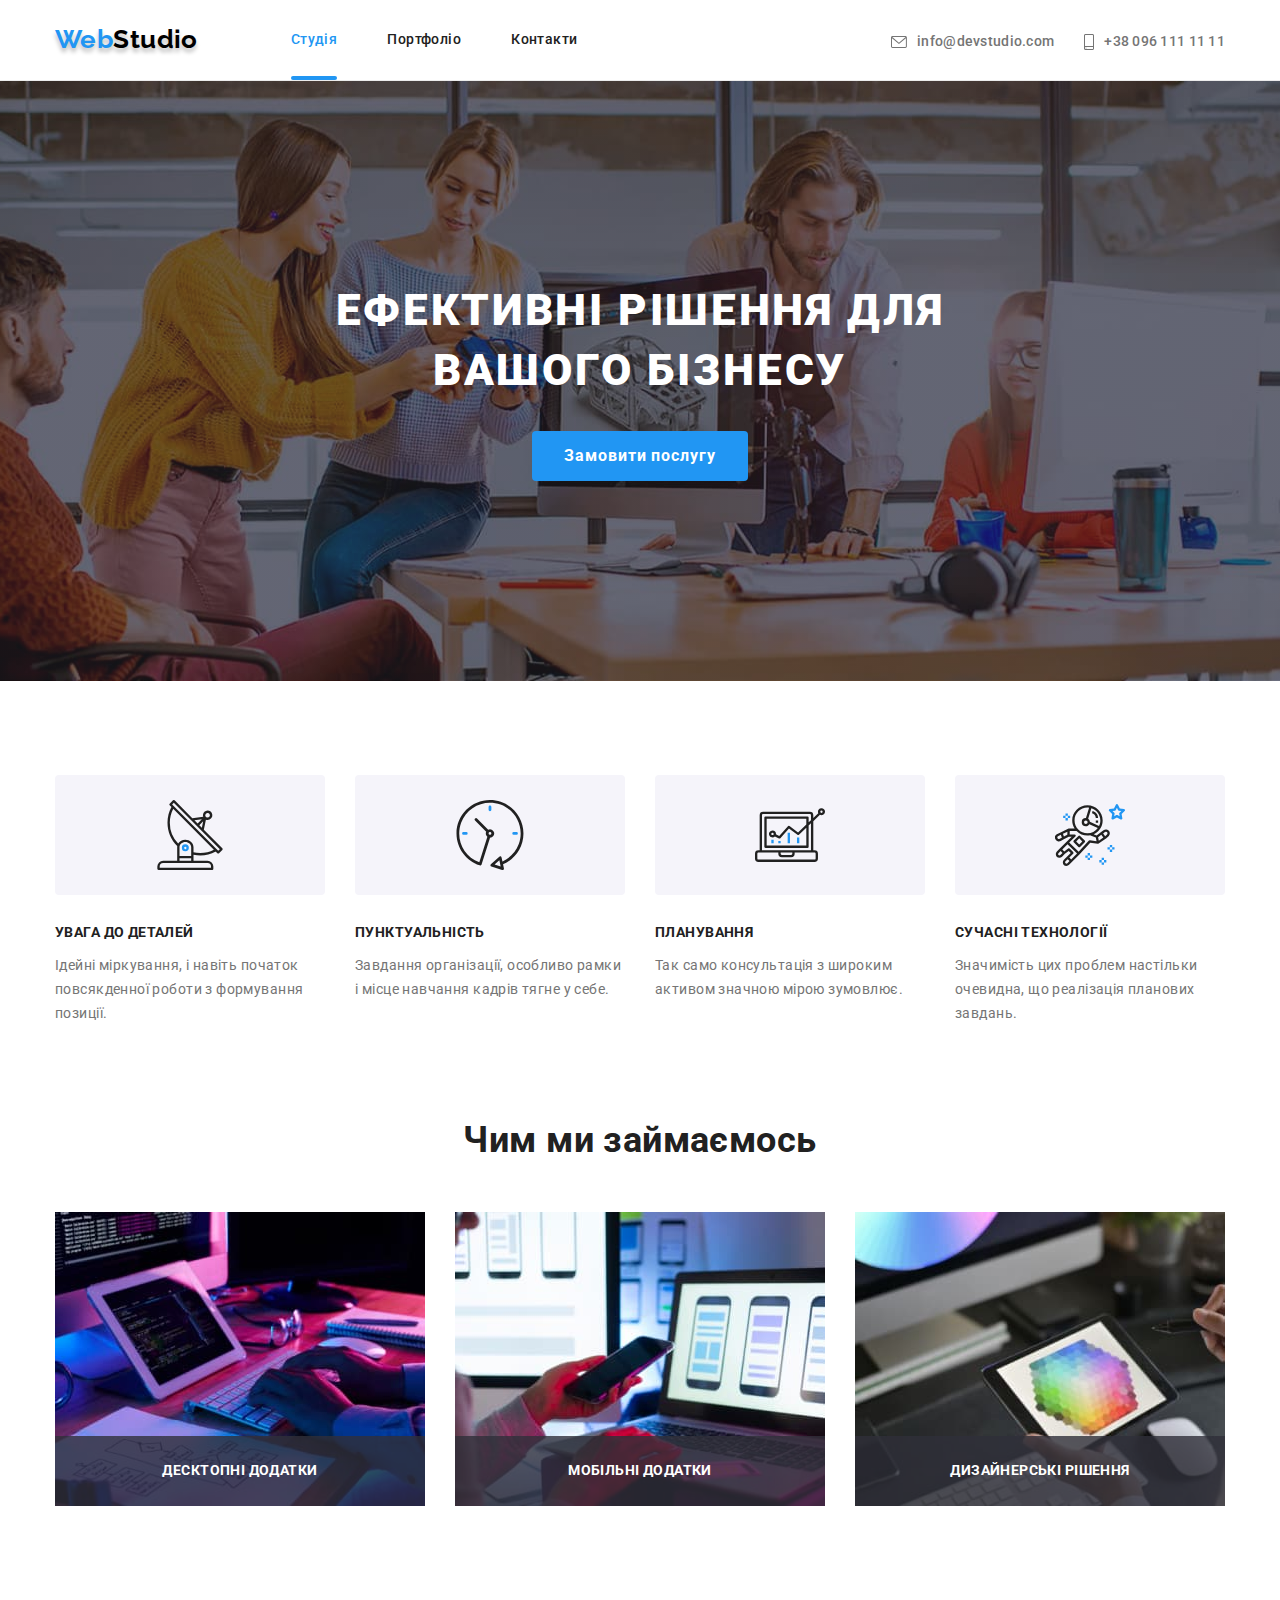
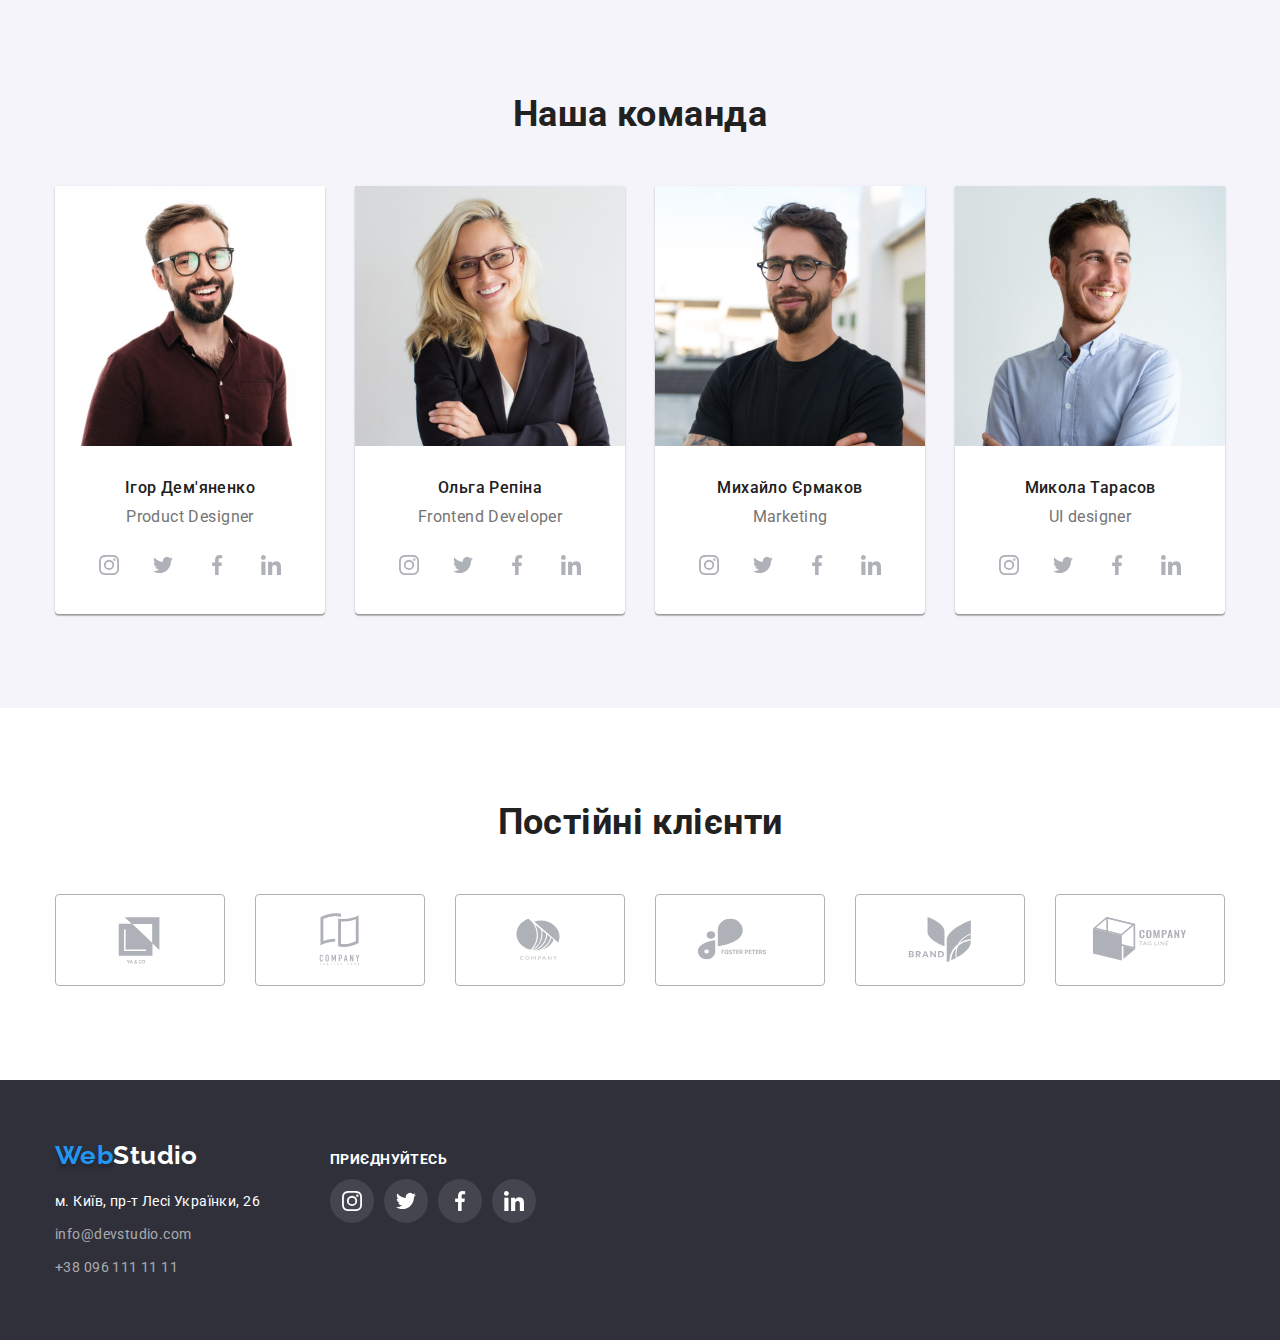
<file: index.html>
<!DOCTYPE html>
<html lang="uk">
  <head>
    <meta charset="UTF-8" />
    <meta http-equiv="X-UA-Compatible" content="IE=edge" />
    <meta name="viewport" content="width=device-width, initial-scale=1.0" />
    <title lang="en">WebStudio</title>
    <link rel="preconnect" href="https://fonts.googleapis.com" />
    <link rel="preconnect" href="https://fonts.gstatic.com" crossorigin />
    <link
      href="https://fonts.googleapis.com/css2?family=Raleway:wght@700&family=Roboto:wght@400;500;700;900&display=swap"
      rel="stylesheet"
    />
    <link
      rel="stylesheet"
      href="https://cdnjs.cloudflare.com/ajax/libs/modern-normalize/1.1.0/modern-normalize.min.css"
    />
    <link rel="stylesheet" href="./css/styles.css" />
  </head>
  <body>
    <!-- header -->
    <header class="header">
      <div class="nav container">
        <nav class="main-nav">
          <a href="/index.html" lang="en" class="header-logo-link"
            ><span class="logo-icon">Web</span>Studio</a
          >
          <ul class="header-list list">
            <li class="header-list-item">
              <a href="" class="nav-link current"
                ><span class="nav-item">Студія</span></a
              >
            </li>
            <li class="header-list-item">
              <a href="./portfolio.html" class="nav-link">Портфоліо</a>
            </li>
            <li class="header-list-item">
              <a href="" class="nav-link">Контакти</a>
            </li>
          </ul>
        </nav>
        <ul class="contact-link list">
          <li>
            <a
              href="mailto:info@devstudio.com"
              class="contact-link-item contact"
            >
              <svg class="icon-header" width="16" height="12">
                <use href="./images/header/symbol-defs.svg#icon-envelope"></use>
              </svg>
              info@devstudio.com</a
            >
          </li>
          <li>
            <a href="tel:+380961111111" class="contact-link-item contact">
              <svg class="icon-header" width="10" height="16">
                <use
                  href="./images/header/symbol-defs.svg#icon-smartphone"
                ></use>
              </svg>
              +38 096 111 11 11</a
            >
          </li>
        </ul>
      </div>
    </header>

    <!-- hero content -->
    <main>
      <section class="section hero">
        <div class="container">
          <h1 class="hero-title">Ефективні рішення для вашого бізнесу</h1>
          <button type="button" class="hero-button" data-modal-open>
            Замовити послугу
          </button>
        </div>
      </section>

      <!-- features -->
      <section class="section features">
        <h2 class="visually-hidden">Особливості</h2>
        <div class="container">
          <ul class="features-list list">
            <li class="features-list-item icon-antenna">
              <div class="features-text">
                <svg class="features-icon" width="70" height="70">
                  <use
                    href="./images/features/symbol-defs.svg#icon-antenna"
                  ></use>
                </svg>
              </div>
              <h3 class="features-title">Увага до деталей</h3>
              <p class="text">
                Ідейні міркування, і навіть початок повсякденної роботи з
                формування позиції.
              </p>
            </li>
            <li class="features-list-item icon-clock">
              <div class="features-text">
                <svg class="features-icon" width="70" height="70">
                  <use
                    href="./images/features/symbol-defs.svg#icon-clock"
                  ></use>
                </svg>
              </div>
              <h3 class="features-title">Пунктуальність</h3>
              <p class="text">
                Завдання організації, особливо рамки і місце навчання кадрів
                тягне у себе.
              </p>
            </li>
            <li class="features-list-item icon-diagram">
              <div class="features-text">
                <svg class="features-icon" width="70" height="70">
                  <use
                    href="./images/features/symbol-defs.svg#icon-diagram"
                  ></use>
                </svg>
              </div>
              <h3 class="features-title">Планування</h3>
              <p class="text">
                Так само консультація з широким активом значною мірою зумовлює.
              </p>
            </li>
            <li class="features-list-item icon-astronaut">
              <div class="features-text">
                <svg class="features-icon" width="70" height="70">
                  <use
                    href="./images/features/symbol-defs.svg#icon-astronaut"
                  ></use>
                </svg>
              </div>
              <h3 class="features-title">Сучасні технології</h3>
              <p class="text">
                Значимість цих проблем настільки очевидна, що реалізація
                планових завдань.
              </p>
            </li>
          </ul>
        </div>
      </section>

      <!-- about -->
      <section class="section about">
        <div class="container">
          <h2 class="section-title">Чим ми займаємось</h2>
          <ul class="about-list list">
            <li class="about-item">
              <div class="about-thumb">
                <img
                  src="./images/about/box1.jpg"
                  alt="Написання коду"
                  width="370"
                  height="294"
                />
                <p class="about-text">Десктопні додатки</p>
              </div>
            </li>
            <li class="about-item">
              <div class="about-thumb">
                <img
                  src="./images/about/box2.jpg"
                  alt="Розробка мобільного додатку"
                  width="370"
                  height="294"
                />
                <p class="about-text">Мобільні додатки</p>
              </div>
            </li>
            <li class="about-item">
              <div class="about-thumb">
                <img
                  src="./images/about/box3.jpg"
                  alt="Підбірка кольорів"
                  width="370"
                  height="294"
                />
                <p class="about-text">Дизайнерські рішення</p>
              </div>
            </li>
          </ul>
        </div>
      </section>

      <!-- team -->
      <section class="section team">
        <div class="container">
          <h2 class="section-title team">Наша команда</h2>
          <ul class="team-list list">
            <li class="team-item">
              <img
                src="./images/team/team1.jpg"
                alt="фото Ігоря Дем'яненко"
                width="270"
                height="260"
                class="team-img"
              />
              <div class="team-info">
                <h3 class="team-title">Ігор Дем'яненко</h3>
                <p class="team-text" lang="en">Product Designer</p>
                <ul class="team-soc-list list">
                  <li class="team-soc-item">
                    <a href="" class="team-soc-link">
                      <svg class="team-soc-icon" width="20" height="20">
                        <use
                          href="./images/team/symbol-defs.svg#icon-instagram1"
                        ></use>
                      </svg>
                    </a>
                  </li>
                  <li class="team-soc-item">
                    <a href="" class="team-soc-link">
                      <svg class="team-soc-icon" width="20" height="20">
                        <use
                          href="./images/team/symbol-defs.svg#icon-twitter1"
                        ></use></svg
                    ></a>
                  </li>
                  <li class="team-soc-item">
                    <a href="" class="team-soc-link">
                      <svg class="team-soc-icon" width="20" height="20">
                        <use
                          href="./images/team/symbol-defs.svg#icon-facebook1"
                        ></use></svg
                    ></a>
                  </li>
                  <li class="team-soc-item">
                    <a href="" class="team-soc-link">
                      <svg class="team-soc-icon" width="20" height="20">
                        <use
                          href="./images/team/symbol-defs.svg#icon-linkedin1"
                        ></use></svg
                    ></a>
                  </li>
                </ul>
              </div>
            </li>
            <li class="team-item">
              <img
                src="./images/team/team2.jpg"
                alt="фото Ольги Репіної"
                width="270"
                height="260"
              />
              <div class="team-info">
                <h3 class="team-title">Ольга Репіна</h3>
                <p class="team-text" lang="en">Frontend Developer</p>
                <ul class="team-soc-list list">
                  <li class="team-soc-item">
                    <a href="" class="team-soc-link">
                      <svg class="team-soc-icon" width="20" height="20">
                        <use
                          href="./images/team/symbol-defs.svg#icon-instagram1"
                        ></use>
                      </svg>
                    </a>
                  </li>
                  <li class="team-soc-item">
                    <a href="" class="team-soc-link">
                      <svg class="team-soc-icon" width="20" height="20">
                        <use
                          href="./images/team/symbol-defs.svg#icon-twitter1"
                        ></use></svg
                    ></a>
                  </li>
                  <li class="team-soc-item">
                    <a href="" class="team-soc-link">
                      <svg class="team-soc-icon" width="20" height="20">
                        <use
                          href="./images/team/symbol-defs.svg#icon-facebook1"
                        ></use></svg
                    ></a>
                  </li>
                  <li class="team-soc-item">
                    <a href="" class="team-soc-link">
                      <svg class="team-soc-icon" width="20" height="20">
                        <use
                          href="./images/team/symbol-defs.svg#icon-linkedin1"
                        ></use></svg
                    ></a>
                  </li>
                </ul>
              </div>
            </li>
            <li class="team-item">
              <img
                src="./images/team/team3.jpg"
                alt="фото Михайла Єрмакова"
                width="270"
                height="260"
              />
              <div class="team-info">
                <h3 class="team-title">Михайло Єрмаков</h3>
                <p class="team-text" lang="en">Marketing</p>
                <ul class="team-soc-list list">
                  <li class="team-soc-item">
                    <a href="" class="team-soc-link">
                      <svg class="team-soc-icon" width="20" height="20">
                        <use
                          href="./images/team/symbol-defs.svg#icon-instagram1"
                        ></use>
                      </svg>
                    </a>
                  </li>
                  <li class="team-soc-item">
                    <a href="" class="team-soc-link">
                      <svg class="team-soc-icon" width="20" height="20">
                        <use
                          href="./images/team/symbol-defs.svg#icon-twitter1"
                        ></use></svg
                    ></a>
                  </li>
                  <li class="team-soc-item">
                    <a href="" class="team-soc-link">
                      <svg class="team-soc-icon" width="20" height="20">
                        <use
                          href="./images/team/symbol-defs.svg#icon-facebook1"
                        ></use></svg
                    ></a>
                  </li>
                  <li class="team-soc-item">
                    <a href="" class="team-soc-link">
                      <svg class="team-soc-icon" width="20" height="20">
                        <use
                          href="./images/team/symbol-defs.svg#icon-linkedin1"
                        ></use></svg
                    ></a>
                  </li>
                </ul>
              </div>
            </li>
            <li class="team-item">
              <img
                src="./images/team/team4.jpg"
                alt="фото Миколи Тарасова"
                width="270"
                height="260"
              />
              <div class="team-info">
                <h3 class="team-title">Микола Тарасов</h3>
                <p class="team-text" lang="en">UI designer</p>
                <ul class="team-soc-list list">
                  <li class="team-soc-item">
                    <a href="" class="team-soc-link">
                      <svg class="team-soc-icon" width="20" height="20">
                        <use
                          href="./images/team/symbol-defs.svg#icon-instagram1"
                        ></use>
                      </svg>
                    </a>
                  </li>
                  <li class="team-soc-item">
                    <a href="" class="team-soc-link">
                      <svg class="team-soc-icon" width="20" height="20">
                        <use
                          href="./images/team/symbol-defs.svg#icon-twitter1"
                        ></use></svg
                    ></a>
                  </li>
                  <li class="team-soc-item">
                    <a href="" class="team-soc-link">
                      <svg class="team-soc-icon" width="20" height="20">
                        <use
                          href="./images/team/symbol-defs.svg#icon-facebook1"
                        ></use></svg
                    ></a>
                  </li>
                  <li class="team-soc-item">
                    <a href="" class="team-soc-link">
                      <svg class="team-soc-icon" width="20" height="20">
                        <use
                          href="./images/team/symbol-defs.svg#icon-linkedin1"
                        ></use></svg
                    ></a>
                  </li>
                </ul>
              </div>
            </li>
          </ul>
        </div>
      </section>

      <!-- clinents -->
      <section class="section">
        <div class="container">
          <h2 class="section-title">Постійні клієнти</h2>
          <ul class="clients-list list">
            <li class="clients-list-item">
              <a href="" class="clients-link"
                ><svg class="clients-icon" width="106" height="60">
                  <use
                    href="./images/clients/symbol-defs.svg#icon-client1"
                  ></use></svg
              ></a>
            </li>
            <li class="clients-list-item">
              <a href="" class="clients-link"
                ><svg class="clients-icon" width="106" height="60">
                  <use
                    href="./images/clients/symbol-defs.svg#icon-client2"
                  ></use></svg
              ></a>
            </li>
            <li class="clients-list-item">
              <a href="" class="clients-link"
                ><svg class="clients-icon" width="106" height="60">
                  <use
                    href="./images/clients/symbol-defs.svg#icon-client3"
                  ></use></svg
              ></a>
            </li>
            <li class="clients-list-item">
              <a href="" class="clients-link"
                ><svg class="clients-icon" width="106" height="60">
                  <use
                    href="./images/clients/symbol-defs.svg#icon-client4"
                  ></use></svg
              ></a>
            </li>
            <li class="clients-list-item">
              <a href="" class="clients-link"
                ><svg class="clients-icon" width="106" height="60">
                  <use
                    href="./images/clients/symbol-defs.svg#icon-client5"
                  ></use></svg
              ></a>
            </li>
            <li class="clients-list-item">
              <a class="clients-link">
                <svg class="clients-icon" width="106" height="60">
                  <use
                    href="./images/clients/symbol-defs.svg#icon-client6"
                  ></use>
                </svg>
              </a>
            </li>
          </ul>
        </div>
      </section>
    </main>
    <!-- footer -->
    <footer class="footer">
      <div class="main-footer container">
        <div>
          <a href="/index.html" lang="en" class="footer-logo-link">
            <span class="logo-icon">Web</span>Studio</a
          >

          <address>
            <ul class="footer-list list">
              <li class="footer-item">
                <a
                  href="https://goo.gl/maps/As9qBDeMbdzoeBJFA"
                  target="_blank"
                  rel="noreferrer noopener"
                  class="footer-adress"
                  >м. Київ, пр-т Лесі Українки, 26</a
                >
              </li>
              <li class="footer-item">
                <a href="mailto:info@devstudio.com" class="footer-contact-link"
                  >info@devstudio.com</a
                >
              </li>
              <li class="footer-item">
                <a href="tel:+380961111111" class="footer-contact-link"
                  >+38 096 111 11 11</a
                >
              </li>
            </ul>
          </address>
        </div>
        <div class="join">
          <h2 class="join-title">Приєднуйтесь</h2>
          <ul class="join-list list">
            <li class="join-item">
              <a href="" class="join-link">
                <svg class="join-soc-icon" width="20" height="20">
                  <use
                    href="./images/footer/symbol-defs.svg#icon-instagram1"
                  ></use></svg
              ></a>
            </li>
            <li class="join-item">
              <a href="" class="join-link">
                <svg class="join-soc-icon" width="20" height="20">
                  <use
                    href="./images/footer/symbol-defs.svg#icon-twitter1"
                  ></use></svg
              ></a>
            </li>
            <li class="join-item">
              <a href="" class="join-link">
                <svg class="join-soc-icon" width="20" height="20">
                  <use
                    href="./images/footer/symbol-defs.svg#icon-facebook1"
                  ></use></svg
              ></a>
            </li>
            <li class="join-item">
              <a href="" class="join-link">
                <svg class="join-soc-icon" width="20" height="20">
                  <use
                    href="./images/footer/symbol-defs.svg#icon-linkedin1"
                  ></use></svg
              ></a>
            </li>
          </ul>
        </div>
      </div>
    </footer>
    <div class="backdrop is-hidden" data-modal>
      <div class="modal">
        <button data-modal-close class="modal-close">
          <svg class="modal-close-img">
            <use href="./images/hero/symbol-defs.svg#icon-close-tag"></use>
          </svg>
        </button>
        <p>
          Lorem ipsum dolor, sit amet consectetur adipisicing elit.
          Necessitatibus, eos?
        </p>
      </div>
    </div>
    <script src="./js/modal.js"></script>
  </body>
</html>
</file>
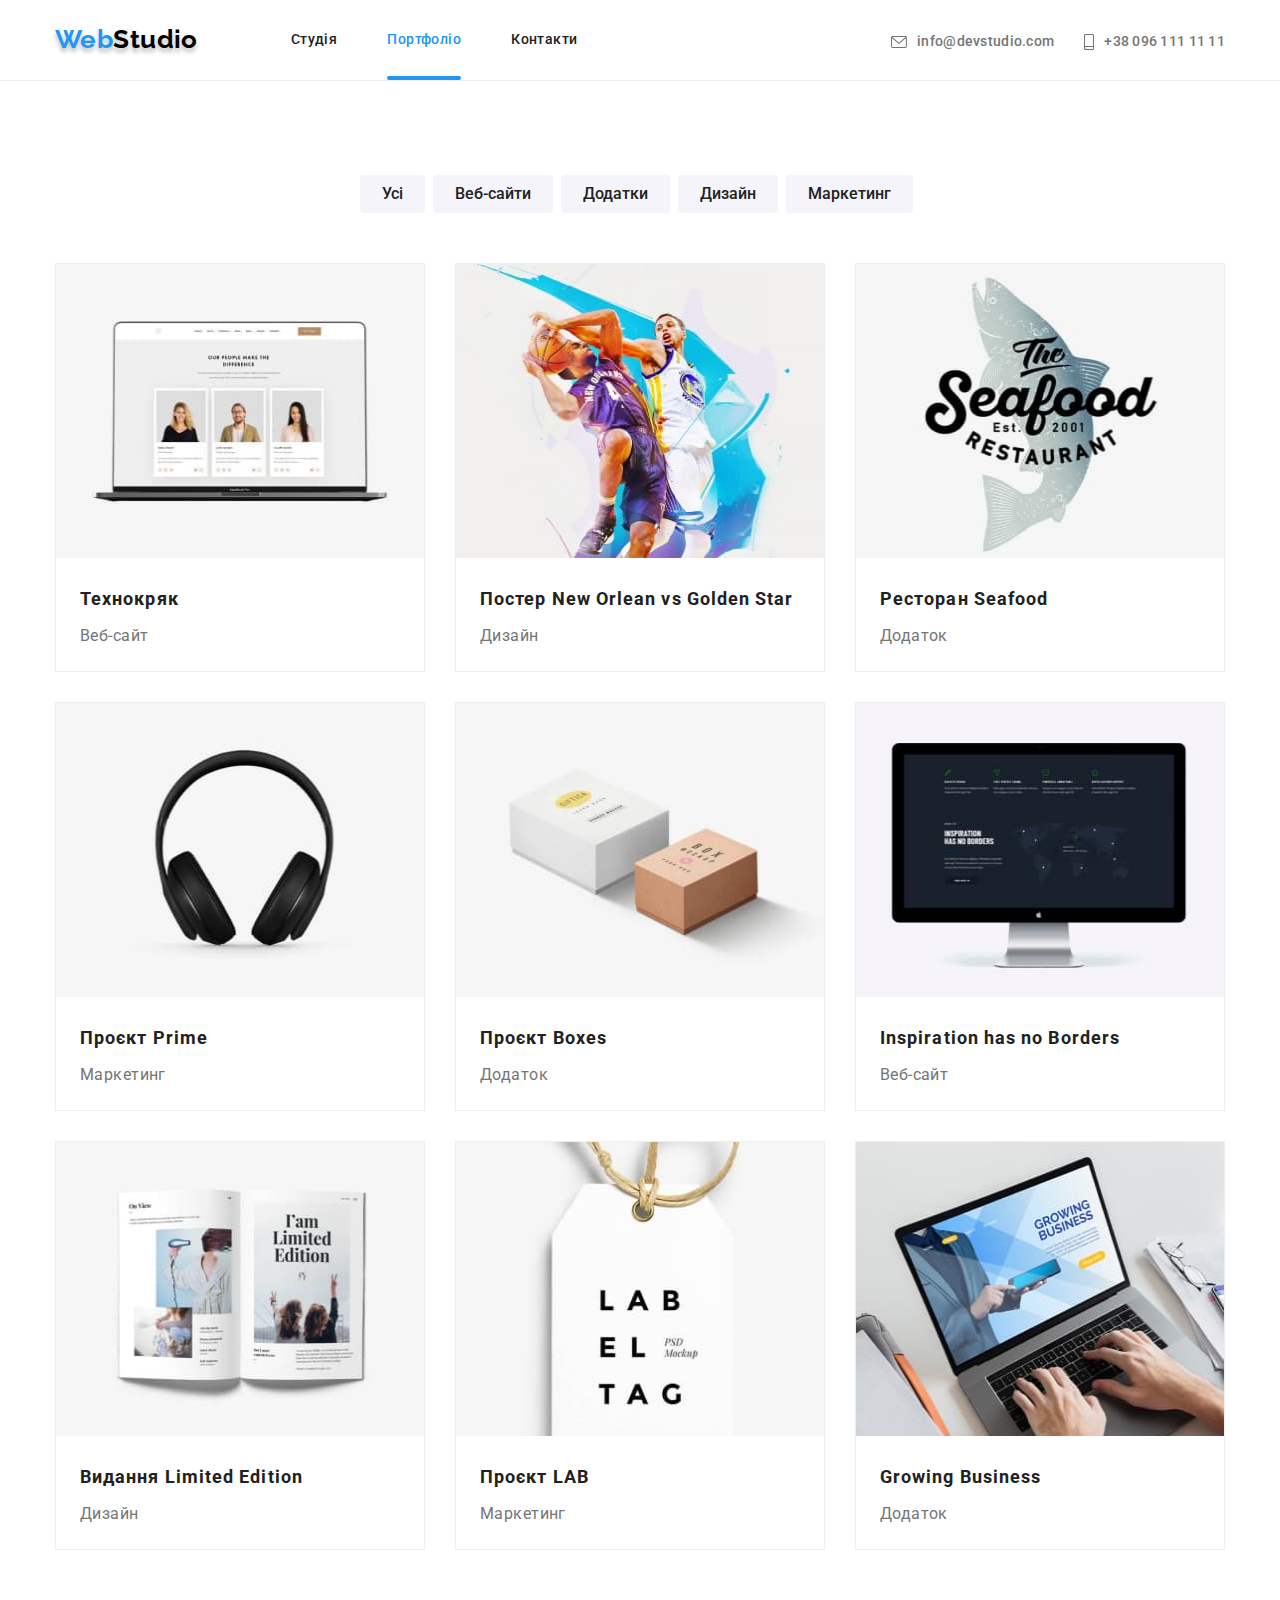
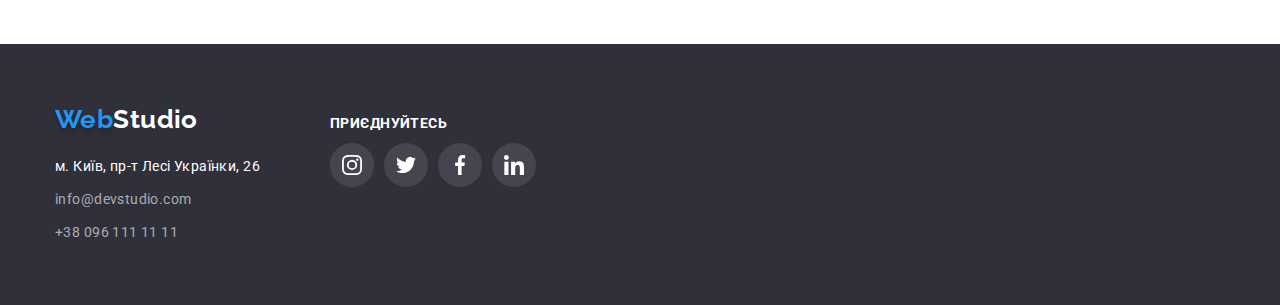
<file: portfolio.html>
<!DOCTYPE html>
<html lang="en">
  <head>
    <meta charset="UTF-8" />
    <meta http-equiv="X-UA-Compatible" content="IE=edge" />
    <meta name="viewport" content="width=device-width, initial-scale=1.0" />
    <title lang="en">WebStudio</title>
    <link rel="preconnect" href="https://fonts.googleapis.com" />
    <link rel="preconnect" href="https://fonts.gstatic.com" crossorigin />
    <link
      href="https://fonts.googleapis.com/css2?family=Raleway:wght@700&family=Roboto:wght@400;500;700;900&display=swap"
      rel="stylesheet"
    />
    <link
      rel="stylesheet"
      href="https://cdnjs.cloudflare.com/ajax/libs/modern-normalize/1.1.0/modern-normalize.min.css"
    />
    <link rel="stylesheet" href="./css/styles.css" />
  </head>
  <body>
    <!-- header -->
    <header class="header">
      <div class="nav container">
        <nav class="main-nav">
          <a href="/index.html" lang="en" class="header-logo-link"
            ><span class="logo-icon">Web</span>Studio</a
          >
          <ul class="header-list list">
            <li class="header-list-item">
              <a href="./index.html" class="nav-link">Студія</a>
            </li>
            <li class="header-list-item">
              <a href="" class="nav-link current"
                ><span class="nav-item">Портфоліо</span></a
              >
            </li>
            <li class="header-list-item">
              <a href="" class="nav-link">Контакти</a>
            </li>
          </ul>
        </nav>
        <ul class="contact-link list">
          <li>
            <a
              href="mailto:info@devstudio.com"
              class="contact-link-item contact"
            >
              <svg class="icon-header" width="16" height="12">
                <use href="./images/header/symbol-defs.svg#icon-envelope"></use>
              </svg>
              info@devstudio.com</a
            >
          </li>
          <li>
            <a href="tel:+380961111111" class="contact-link-item contact">
              <svg class="icon-header" width="10" height="16">
                <use
                  href="./images/header/symbol-defs.svg#icon-smartphone"
                ></use>
              </svg>
              +38 096 111 11 11</a
            >
          </li>
        </ul>
      </div>
    </header>

    <!-- content -->
    <main>
      <section class="section project">
        <div class="container">
          <h1 class="visually-hidden">Портфоліо</h1>
          <ul class="filter-list list">
            <li class="filter-item">
              <button type="button" class="filter-btn">Усі</button>
            </li>
            <li class="filter-item">
              <button type="button" class="filter-btn">Веб-сайти</button>
            </li>
            <li class="filter-item">
              <button type="button" class="filter-btn">Додатки</button>
            </li>
            <li class="filter-item">
              <button type="button" class="filter-btn">Дизайн</button>
            </li>
            <li class="filter-item">
              <button type="button" class="filter-btn">Маркетинг</button>
            </li>
          </ul>
          <ul class="project-list list">
            <li class="project-card">
              <a href="" class="project-link">
                <div class="project-thumb">
                  <img
                    src="./images/portfolio/portfolio1.jpg"
                    alt="Розробка веб-сайту"
                    width="370"
                    height="294"
                    class="project-img"
                  />
                  <p class="project-overlay-text">
                    Ресурс пропонує комплексні пропозиції з різним рівнем
                    функціоналу та сервісів. Все це дозволить відвідувачу
                    отримати вичерпні відомості про компанію чи приватну особу.
                  </p>
                </div>
                <div class="project-info">
                  <h2 class="project-title">Технокряк</h2>
                  <p class="project-text">Веб-сайт</p>
                </div>
              </a>
            </li>
            <li class="project-card">
              <a href="" class="project-link">
                <div class="project-thumb">
                  <img
                    src="./images/portfolio/portfolio2.jpg"
                    alt="Розробка веб-сайту"
                    width="370"
                    height="294"
                    class="project-img"
                  />
                  <p class="project-overlay-text">
                    Ресурс пропонує комплексні пропозиції з різним рівнем
                    функціоналу та сервісів. Все це дозволить відвідувачу
                    отримати вичерпні відомості про компанію чи приватну особу.
                  </p>
                </div>
                <div class="project-info">
                  <h2 class="project-title">
                    Постер New Orlean vs Golden Star
                  </h2>
                  <p class="project-text">Дизайн</p>
                </div>
              </a>
            </li>
            <li class="project-card">
              <a href="" class="project-link">
                <div class="project-thumb">
                  <img
                    src="./images/portfolio/portfolio3.jpg"
                    alt="Розробка веб-сайту"
                    width="370"
                    height="294"
                    class="project-img"
                  />
                  <p class="project-overlay-text">
                    Ресурс пропонує комплексні пропозиції з різним рівнем
                    функціоналу та сервісів. Все це дозволить відвідувачу
                    отримати вичерпні відомості про компанію чи приватну особу.
                  </p>
                </div>
                <div class="project-info">
                  <h2 class="project-title">Ресторан Seafood</h2>
                  <p class="project-text">Додаток</p>
                </div>
              </a>
            </li>
            <li class="project-card">
              <a href="" class="project-link">
                <div class="project-thumb">
                  <img
                    src="./images/portfolio/portfolio4.jpg"
                    alt="Розробка веб-сайту"
                    width="370"
                    height="294"
                    class="project-img"
                  />
                  <p class="project-overlay-text">
                    Ресурс пропонує комплексні пропозиції з різним рівнем
                    функціоналу та сервісів. Все це дозволить відвідувачу
                    отримати вичерпні відомості про компанію чи приватну особу.
                  </p>
                </div>
                <div class="project-info">
                  <h2 class="project-title">Проєкт Prime</h2>
                  <p class="project-text">Маркетинг</p>
                </div>
              </a>
            </li>
            <li class="project-card">
              <a href="" class="project-link">
                <div class="project-thumb">
                  <img
                    src="./images/portfolio/portfolio5.jpg"
                    alt="Розробка веб-сайту"
                    width="370"
                    height="294"
                    class="project-img"
                  />
                  <p class="project-overlay-text">
                    Ресурс пропонує комплексні пропозиції з різним рівнем
                    функціоналу та сервісів. Все це дозволить відвідувачу
                    отримати вичерпні відомості про компанію чи приватну особу.
                  </p>
                </div>
                <div class="project-info">
                  <h2 class="project-title">Проєкт Boxes</h2>
                  <p class="project-text">Додаток</p>
                </div>
              </a>
            </li>
            <li class="project-card">
              <a href="" class="project-link">
                <div class="project-thumb">
                  <img
                    src="./images/portfolio/portfolio6.jpg"
                    alt="Розробка веб-сайту"
                    width="370"
                    height="294"
                    class="project-img"
                  />
                  <p class="project-overlay-text">
                    Ресурс пропонує комплексні пропозиції з різним рівнем
                    функціоналу та сервісів. Все це дозволить відвідувачу
                    отримати вичерпні відомості про компанію чи приватну особу.
                  </p>
                </div>
                <div class="project-info">
                  <h2 class="project-title">Inspiration has no Borders</h2>
                  <p class="project-text">Веб-сайт</p>
                </div>
              </a>
            </li>
            <li class="project-card">
              <a href="" class="project-link">
                <div class="project-thumb">
                  <img
                    src="./images/portfolio/portfolio7.jpg"
                    alt="Розробка веб-сайту"
                    width="370"
                    height="294"
                    class="project-img"
                  />
                  <p class="project-overlay-text">
                    Ресурс пропонує комплексні пропозиції з різним рівнем
                    функціоналу та сервісів. Все це дозволить відвідувачу
                    отримати вичерпні відомості про компанію чи приватну особу.
                  </p>
                </div>
                <div class="project-info">
                  <h2 class="project-title">Видання Limited Edition</h2>
                  <p class="project-text">Дизайн</p>
                </div>
              </a>
            </li>
            <li class="project-card">
              <a href="" class="project-link">
                <div class="project-thumb">
                  <img
                    src="./images/portfolio/portfolio8.jpg"
                    alt="Розробка веб-сайту"
                    width="370"
                    height="294"
                    class="project-img"
                  />
                  <p class="project-overlay-text">
                    Ресурс пропонує комплексні пропозиції з різним рівнем
                    функціоналу та сервісів. Все це дозволить відвідувачу
                    отримати вичерпні відомості про компанію чи приватну особу.
                  </p>
                </div>
                <div class="project-info">
                  <h2 class="project-title">Проєкт LAB</h2>
                  <p class="project-text">Маркетинг</p>
                </div>
              </a>
            </li>
            <li class="project-card">
              <a href="" class="project-link">
                <div class="project-thumb">
                  <img
                    src="./images/portfolio/portfolio9.jpg"
                    alt="Розробка веб-сайту"
                    width="370"
                    height="294"
                    class="project-img"
                  />
                  <p class="project-overlay-text">
                    Ресурс пропонує комплексні пропозиції з різним рівнем
                    функціоналу та сервісів. Все це дозволить відвідувачу
                    отримати вичерпні відомості про компанію чи приватну особу.
                  </p>
                </div>
                <div class="project-info">
                  <h2 class="project-title">Growing Business</h2>
                  <p class="project-text">Додаток</p>
                </div>
              </a>
            </li>
          </ul>
        </div>
      </section>
    </main>
    <!-- footer -->
    <footer class="footer">
      <div class="main-footer container">
        <div>
          <a href="/index.html" lang="en" class="footer-logo-link">
            <span class="logo-icon">Web</span>Studio</a
          >

          <address>
            <ul class="footer-list list">
              <li class="footer-item">
                <a
                  href="https://goo.gl/maps/As9qBDeMbdzoeBJFA"
                  target="_blank"
                  rel="noreferrer noopener"
                  class="footer-adress"
                  >м. Київ, пр-т Лесі Українки, 26</a
                >
              </li>
              <li class="footer-item">
                <a href="mailto:info@devstudio.com" class="footer-contact-link"
                  >info@devstudio.com</a
                >
              </li>
              <li class="footer-item">
                <a href="tel:+380961111111" class="footer-contact-link"
                  >+38 096 111 11 11</a
                >
              </li>
            </ul>
          </address>
        </div>
        <div class="join">
          <h2 class="join-title">Приєднуйтесь</h2>
          <ul class="join-list list">
            <li class="join-item">
              <a href="" class="join-link">
                <svg class="join-soc-icon" width="20" height="20">
                  <use
                    href="./images/footer/symbol-defs.svg#icon-instagram1"
                  ></use></svg
              ></a>
            </li>
            <li class="join-item">
              <a href="" class="join-link">
                <svg class="join-soc-icon" width="20" height="20">
                  <use
                    href="./images/footer/symbol-defs.svg#icon-twitter1"
                  ></use></svg
              ></a>
            </li>
            <li class="join-item">
              <a href="" class="join-link">
                <svg class="join-soc-icon" width="20" height="20">
                  <use
                    href="./images/footer/symbol-defs.svg#icon-facebook1"
                  ></use></svg
              ></a>
            </li>
            <li class="join-item">
              <a href="" class="join-link">
                <svg class="join-soc-icon" width="20" height="20">
                  <use
                    href="./images/footer/symbol-defs.svg#icon-linkedin1"
                  ></use></svg
              ></a>
            </li>
          </ul>
        </div>
      </div>
    </footer>
  </body>
</html>
</file>
<file: css/styles.css>
/* колір фону #FFFFFF
вторинний колір фону #F5F4FA
основний колір тексту та мейл+телефон в header #757575
Колір заголовків #212121
Колір взаємодії #2196F3
Background під h1 та footer #2F303A 
Колір мейл+телефон в футер color: rgba(255, 255, 255, 0.6);

Білий колір #FFFFFF
Чорний колір #000000
*/
/* 
font-family: 'Raleway', sans-serif;
font-family: 'Roboto', sans-serif; */

:root {
  --primary-bckg-color: #ffffff;
  --second-bckd-color: #f5f4fa;
  --primary-text-color: #757575;
  --primary-title-color: #212121;
  --primary-action-color: #2196f3;
  --bckg-footer-color: #2f303a;
  --white-color: #ffffff;
  --black-color: #000000;
  --shadow-project: 0px 1px 1px rgba(0, 0, 0, 0.12),
    0px 4px 4px rgba(0, 0, 0, 0.06), 1px 4px 6px rgba(0, 0, 0, 0.16);
  --soc-icon: #afb1b8;
  --header-icon: #757575;
  --project-overlay: rgba(33, 150, 243, 0.9);
  --modal-background: rgba(0, 0, 0, 0.2);
  --features-info-bckg: rgba(47, 48, 58, 0.8);
}
/* index.html */
body {
  background-color: var(--primary-bckg-c);
  color: var(--primary-text-color);
  font-family: "Roboto";
  letter-spacing: 0.03em;
  font-size: 14px;
}
.section {
  padding: 94px 0;
}
.visually-hidden {
  position: absolute;
  white-space: nowrap;
  width: 1px;
  height: 1px;
  overflow: hidden;
  border: 0;
  padding: 0;
  clip: rect(0 0 0 0);
  clip-path: inset(50%);
  margin: -1px;
}

.list {
  list-style: none;
  margin: 0;
  padding: 0;
}

.container {
  width: 1200px;
  margin: 0 auto;
  padding: 0px 15px;
}

/* header */
.header {
  border-bottom: 1px solid #ececec;
}
.header .container {
  align-items: baseline;
}

.logo-icon {
  color: var(--primary-action-color);
}
.header-logo-link {
  color: var(--black-color);
  text-decoration: none;
  font-family: "Raleway";
  font-style: normal;
  font-weight: 700;
  font-size: 26px;
  line-height: 1.19;
  margin-right: 93px;
  padding-top: 24px;
  padding-bottom: 25px;
}

.logo-icon,
.header-logo-link {
  text-shadow: 0px 4px 4px rgba(0, 0, 0, 0.25);
}

.header-list-item:not(:last-child) {
  margin-right: 50px;
}

.header-list-item {
  position: relative;
}

.current {
  display: inline-block;
  color: var(--primary-action-color);
}

.current::after {
  content: "";
  background-color: var(--primary-action-color);
  width: 100%;
  height: 4px;
  border-radius: 2px;
  position: absolute;
  left: 0;
  bottom: 0;
}

.nav-link {
  display: block;
  color: var(--primary-title-color);
  text-decoration: none;
  font-weight: 500;
  line-height: 1.14;
  padding-bottom: 32px;
  padding-top: 32px;
  transition-property: color;
  transition-duration: 250ms;
  transition-timing-function: cubic-bezier(0.4, 0, 0.2, 1);
}
.nav-link:hover,
.nav-link:focus {
  color: var(--primary-action-color);
  cursor: pointer;
}
.nav-item {
  color: var(--primary-action-color);
}

.contact-link {
  margin-left: auto;
  gap: 30px;
}

.contact-link-item {
  display: flex;
  justify-content: center;
  align-items: center;
  color: var(--primary-text-color);
  text-decoration: none;
  font-weight: 500;
  line-height: 1.14;
  letter-spacing: 0.02em;
  transition-property: color;
  transition-duration: 250ms;
  transition-timing-function: cubic-bezier(0.4, 0, 0.2, 1);
}

.contact-link-item:hover,
.contact-link-item:focus {
  color: var(--primary-action-color);
}
.icon-header {
  margin-right: 10px;
  fill: var(--header-icon);
}
.contact-link-item:hover .icon-header,
.contact-link-item:focus .icon-header {
  fill: var(--primary-action-color);
}
.nav,
.main-nav,
.header-list,
.contact-link {
  display: flex;
  align-items: center;
}
/* Hero */

.hero {
  background-color: var(--bckg-footer-color);
  background-image: linear-gradient(
      rgba(47, 48, 58, 0.4),
      rgba(47, 48, 58, 0.4)
    ),
    url(../images/hero/bckg.jpg);
  background-repeat: no-repeat;
  background-position: center;
  background-size: cover;
  max-width: 1600px;
  text-align: center;
  padding: 200px 0;
  margin: 0 auto;
}

.hero-title {
  color: var(--white-color);
  font-weight: 900;
  font-size: 44px;
  line-height: 1.36;
  letter-spacing: 0.06em;
  text-transform: uppercase;
  margin: 0 auto 30px auto;
  width: 700px;
}
.hero-button {
  background-color: var(--primary-action-color);
  color: var(--white-color);
  font-weight: 700;
  font-size: 16px;
  line-height: 1.87;
  align-items: center;
  letter-spacing: 0.06em;
  border-radius: 4px;
  padding: 10px 32px;
  border-style: none;
  cursor: pointer;
  transition-property: color;
  transition-duration: 250ms;
  transition-timing-function: cubic-bezier(0.4, 0, 0.2, 1);
}
.hero-button:hover,
.hero-button:focus {
  color: var(--primary-title-color);
}

/* features */

.features-list {
  display: flex;
  gap: 30px;
}
.features-list-item {
  width: 270px;
  content: "";
  display: block;
}

.features-text {
  display: flex;
  height: 120px;
  background-color: var(--second-bckd-color);
  margin-bottom: 30px;
  align-items: center;
  background-repeat: no-repeat;
  background-position: center;
  justify-content: center;
  border-radius: 4px;
}

/* .features-list-item.icon-antenna::before {
  background-image: url(../images/features/antenna.svg);
} */
/* .features-list-item.icon-clock::before {
  background-image: url(../images/features/clock.svg);
}

.features-list-item.icon-diagram::before {
  background-image: url(../images/features/diagram.svg);
}

.features-list-item.icon-astronaut::before {
  background-image: url(../images/features/astronaut.svg);
} */

.features-title {
  color: var(--primary-title-color);
  font-size: 14px;
  line-height: 1.14;
  text-transform: uppercase;
  margin-top: 0;
  margin-bottom: 10;
}

.features .text {
  line-height: 1.71;
  margin-top: 0;
  margin-bottom: 0;
}
.section.features {
  padding-bottom: 0;
}

/* about */

.section-title {
  color: var(--primary-title-color);
  font-size: 36px;
  line-height: 1.16;
  text-align: center;
  margin-top: 0;
  margin-bottom: 50px;
}
.about-list {
  display: flex;
}
.about-item {
  display: inline-block;
  margin-right: 30px;
}
.about-item:last-child {
  margin-right: 0px;
}

.about-thumb {
  position: relative;
  max-height: 294px;
}

.about-text {
  position: absolute;
  bottom: 0;
  left: 0;
  background-color: var(--features-info-bckg);
  width: 100%;
  max-height: 70px;
  margin: 0;
  padding: 27px 0;
  font-weight: 700;
  line-height: 1.14;
  text-align: center;
  text-transform: uppercase;
  color: var(--white-color);
}

/* team */

.team {
  background-color: var(--second-bckd-color);
}
.section-title.team {
  margin-top: 0;
  margin-bottom: 50px;
}
.team-list {
  display: flex;
}
.team-img {
  margin-top: 0;
  /* margin-bottom: 30px; */
}
.team-info {
  padding-top: 30px;
  padding-bottom: 30px;
}
.team-title {
  color: var(--primary-title-color);
  font-weight: 500;
  font-size: 16px;
  line-height: 1.18;
  text-align: center;
  margin-top: 0;
  margin-bottom: 10px;
}
.team-text {
  font-size: 16px;
  line-height: 1.18;
  text-align: center;
  margin-top: 0;
  margin-bottom: 16px;
}
.team-soc-list {
  display: flex;
  justify-content: center;
  gap: 10px;
}

.team-soc-link {
  display: flex;
  align-items: center;
  justify-content: center;
  width: 44px;
  height: 44px;
  border-radius: 50%;
  transition-property: color, background;
  transition-duration: 250ms;
  transition-timing-function: cubic-bezier(0.4, 0, 0.2, 1);
}
.team-soc-icon {
  fill: var(--soc-icon);
  transition-property: fill;
  transition-duration: 250ms;
  transition-timing-function: cubic-bezier(0.4, 0, 0.2, 1);
}
.team-soc-link:hover,
.team-soc-link:focus {
  background-color: var(--primary-action-color);
}
.team-soc-link:hover .team-soc-icon,
.team-soc-link:focus .team-soc-icon {
  fill: var(--white-color);
}
.team-item {
  display: inline-block;
  background-color: var(--white-color);
  border-radius: 0 0 4px 4px;
  box-shadow: 0px 1px 3px rgba(0, 0, 0, 0.12), 0px 1px 1px rgba(0, 0, 0, 0.14),
    0px 2px 1px rgba(0, 0, 0, 0.2);
  max-width: 270px;
  margin-right: 30px;
  width: 270px;
  height: 428px;
}

.team-item:last-child {
  margin-right: 0px;
}
/* clients */
.clients-list {
  display: flex;
  gap: 30px;
  justify-content: center;
  align-items: center;
}
.clients-list-item {
  width: calc((100% - 150px) / 6);
}
.clients-link {
  border: 1px solid var(--soc-icon);
  border-radius: 4px;
  display: flex;
  justify-content: center;
  align-items: center;
  width: 170px;
  height: 92px;
  transition-property: border;
  transition-duration: 250ms;
  transition-timing-function: cubic-bezier(0.4, 0, 0.2, 1);
}
.clients-link:hover,
.clients-link:focus {
  border-color: var(--primary-action-color);
}
.clients-icon {
  transition-property: fill;
  transition-duration: 250ms;
  transition-timing-function: cubic-bezier(0.4, 0, 0.2, 1);
}
.clients-link:hover .clients-icon,
.clients-link:focus .clients-icon {
  fill: var(--primary-action-color);
}

.clients-icon {
  fill: var(--soc-icon);
}
/* footer */

.footer {
  background-color: var(--bckg-footer-color);
  padding: 60px 0px;
}
.footer .container {
  display: flex;
  align-items: baseline;
}

.footer-logo-link {
  color: var(--white-color);
  text-decoration: none;
  font-family: "Raleway";
  font-style: normal;
  font-weight: 700;
  font-size: 26px;
  line-height: 1.19;
  margin-bottom: 20px;
  display: inline-block;
}
.footer-item:not(:last-child) {
  margin-bottom: 9px;
}

.footer-adress {
  color: var(--white-color);
  font-style: normal;
  text-decoration: none;
  line-height: 1.71;
}
.footer-adress,
.footer-contact-link {
  display: inline-block;
}

/* .footer-adress:hover,
.footer-adress:focus {
  color: var(--primary-action-color);
} */

.footer-contact-link {
  color: rgba(255, 255, 255, 0.6);
  text-decoration: none;
  line-height: 1.71;
  font-style: normal;
  transition-property: color;
  transition-duration: 250ms;
  transition-timing-function: cubic-bezier(0.4, 0, 0.2, 1);
}

.footer-contact-link:hover,
.footer-contact-link:focus {
  color: var(--primary-action-color);
}

.footer-icon {
  display: flex;
}
/* join */
.join {
  margin-left: 70px;
}
.join-list a {
  text-decoration: none;
  color: var(--white-color);
  background-color: rgba(255, 255, 255, 0.1);
}
.join-title {
  font-weight: 700;
  font-size: 14px;
  line-height: 1.14;
  text-transform: uppercase;
  color: var(--white-color);
}
.join-list {
  display: flex;
  gap: 10px;
  justify-content: center;
  width: 206px;
}

.join-link {
  display: flex;
  align-items: center;
  justify-content: center;
  width: 44px;
  height: 44px;
  border-radius: 50%;
  transition-property: background;
  transition-duration: 250ms;
  transition-timing-function: cubic-bezier(0.4, 0, 0.2, 1);
}
.join-link:hover,
.join-link:focus {
  background-color: var(--primary-action-color);
}
.join-soc-icon {
  fill: var(--white-color);
}

/* portfolio.html */

/* portfolio */

.filter-list {
  display: flex;
  margin-bottom: 50px;
  justify-content: center;
}
.filter-item {
  padding-right: 8px;
}
.filter-btn {
  color: var(--primary-title-color);
  background-color: #f5f4fa;
  cursor: pointer;
  font-style: normal;
  font-weight: 500;
  font-size: 16px;
  line-height: 1.62;
  text-align: center;
  font-family: inherit;
  border-radius: 4px;
  border-style: none;
  padding: 6px 22px;
  transition-property: background, box-shadow, color;
  transition-duration: 250ms;
  transition-timing-function: cubic-bezier(0.4, 0, 0.2, 1);
}

.filter-btn:hover,
.filter-btn:focus {
  background-color: var(--primary-action-color);
  color: var(--white-color);
  box-shadow: 0px 3px 1px rgba(0, 0, 0, 0.1), 0px 1px 2px rgba(0, 0, 0, 0.08),
    0px 2px 2px rgba(0, 0, 0, 0.12);
}

.project-title {
  color: var(--primary-title-color);
  font-size: 18px;
  line-height: 2;
  letter-spacing: 0.06em;
  margin-top: 0;
  margin-bottom: 4px;
}

.project-text {
  color: var(--primary-text-color);
  font-size: 16px;
  line-height: 1.87;
  margin-top: 0;
  margin-bottom: 0;
}

.project-list {
  display: flex;
  flex-wrap: wrap;
  gap: 30px;
}
.project-card {
  border: 1px solid #eee;
  max-width: 370px;
  width: calc((100% - 60px) / 3);
}
.project-card img {
  max-width: 100%;
}

.project-link {
  display: block;
  text-decoration: none;
  transition-property: box-shadow;
  transition-duration: 250ms;
  transition-timing-function: cubic-bezier(0.4, 0, 0.2, 1);
}

.project-link:hover,
.project-link:focus {
  box-shadow: var(--shadow-project);
  /* transition-duration: 250ms;
  transition-timing-function: cubic-bezier(0.4, 0, 0.2, 1); */
}
.project-info {
  padding: 20px 24px;
}

.project-thumb {
  position: relative;
  overflow: hidden;
}

.project-overlay-text {
  position: absolute;
  display: flex;
  color: var(--white-color);
  top: 0;
  left: 0;
  margin: 0;
  padding-left: 24px;
  padding-right: 24px;
  justify-content: center;
  text-align: center;
  align-items: center;
  background-color: var(--project-overlay);
  width: 100%;
  height: 100%;
  font-weight: 400;
  font-size: 18px;
  line-height: 1.55;

  transform: translateY(100%);
  transition-property: transform;
  transition-duration: 250ms;
  transition-timing-function: cubic-bezier(0.4, 0, 0.2, 1);
}

.project-link:hover .project-overlay-text,
.project-link:focus .project-overlay-text {
  transform: translateY(0%);
}

/* Modal */
.backdrop {
  position: fixed;
  top: 0;
  left: 0;
  width: 100%;
  height: 100%;
  background-color: var(--modal-background);
  transition-property: opacity, visibility;
  transition-duration: 250ms;
  transition-timing-function: cubic-bezier(0.4, 0, 0.2, 1);
}
.backdrop.is-hidden {
  opacity: 0;
  pointer-events: none;
  visibility: hidden;
}
.modal {
  position: absolute;
  top: 50%;
  left: 50%;
  transform: translate(-50%, -50%);
  min-height: 528px;
  min-width: 581px;
  background-color: var(--white-color);
  padding: 10px;
}

.modal-close {
  position: absolute;
  right: 8px;
  top: 8px;
  justify-content: center;
  align-items: center;
  width: 30px;
  height: 30px;
  background-color: var(--white-color);
  color: var(--black-color);
  border: 1px solid rgba(0, 0, 0, 0.1);
  border-radius: 50%;
  cursor: pointer;
}

.modal-close-img {
  height: 11px;
  width: 11px;
  fill: var(--black-color);
}
</file>
